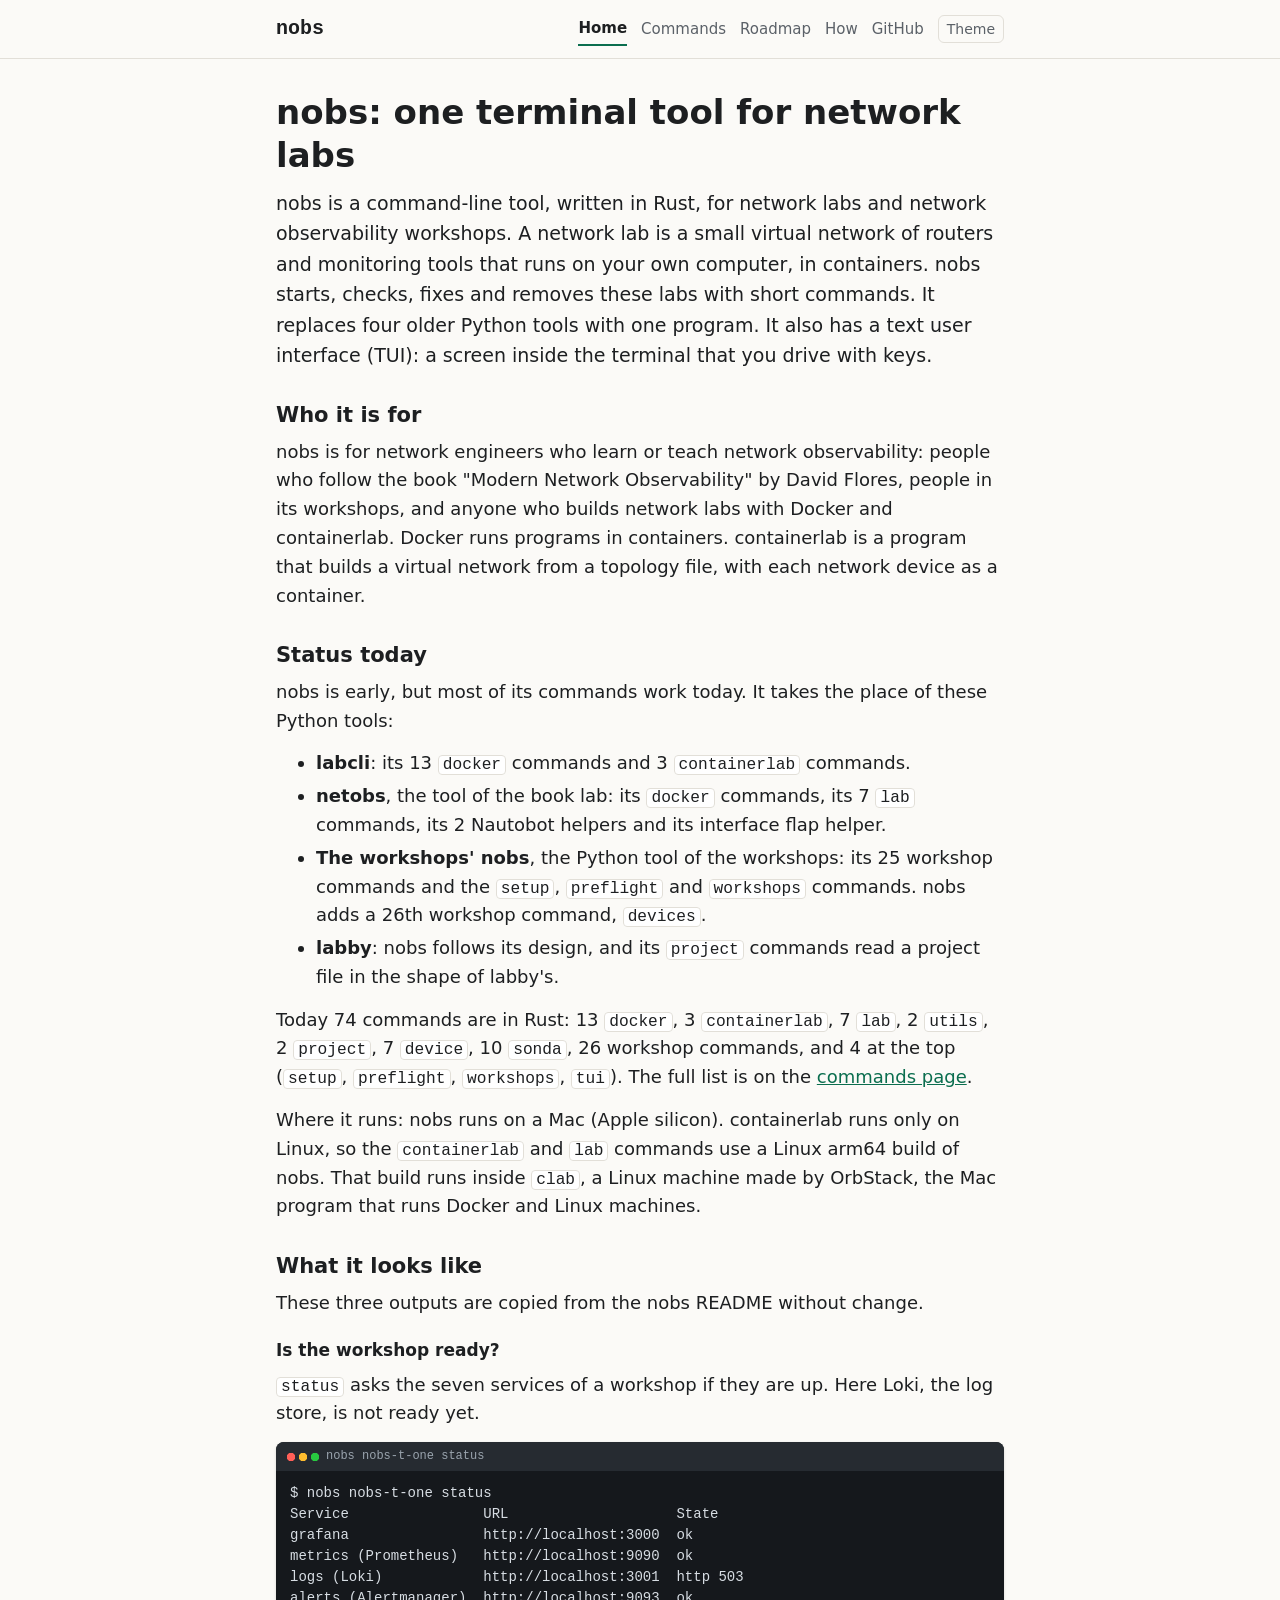
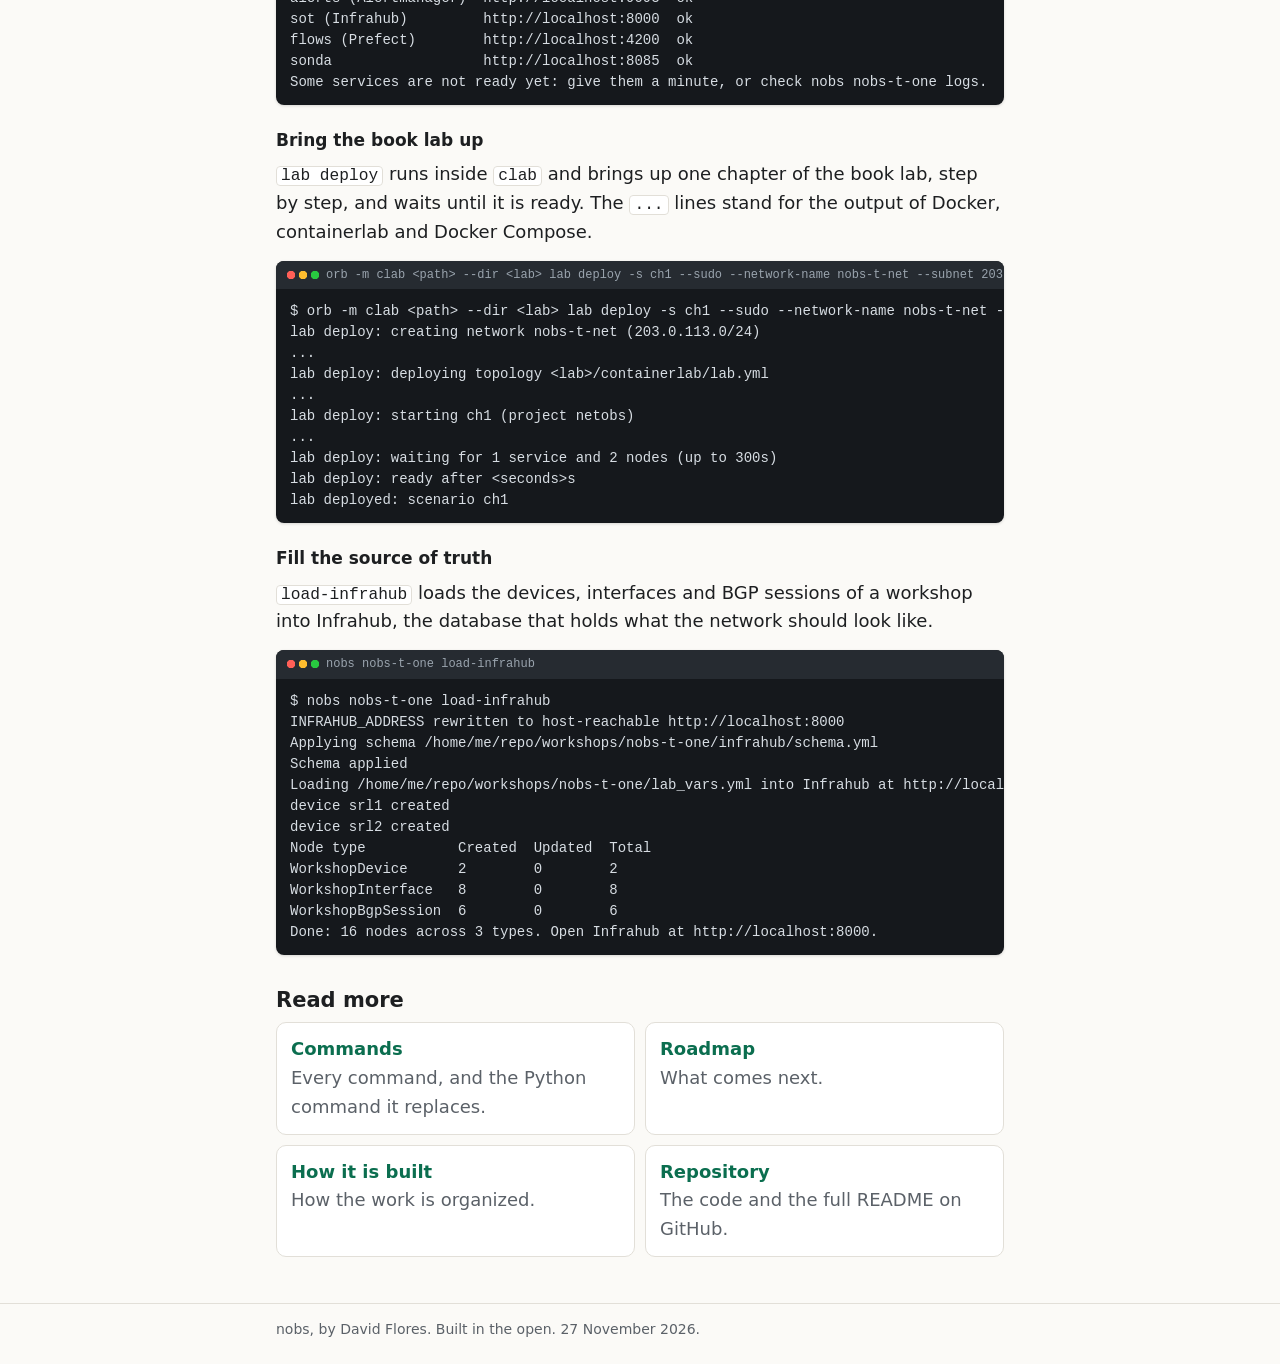
<file: docs/index.html>
<!doctype html>
<html lang="en">
<head>
<meta charset="utf-8">
<meta name="viewport" content="width=device-width, initial-scale=1">
<title>nobs</title>
<meta name="description" content="nobs, a Rust command-line and terminal tool for network labs and observability workshops.">
<link rel="stylesheet" href="site.css">
<script>try{var t=localStorage.getItem("theme");if(t)document.documentElement.dataset.theme=t;}catch(e){}</script>
</head>
<body>
<header class="site"><div class="wrap">
<a class="brand" href="index.html">nobs</a>
<nav><a href="index.html" aria-current="page">Home</a><a href="commands.html">Commands</a><a href="roadmap.html">Roadmap</a><a href="how.html">How</a><a href="https://github.com/davidban77/nobs">GitHub</a><button id="theme" type="button" aria-label="Change the theme">Theme</button></nav>
</div></header>
<main><div class="wrap">
<h1>nobs: one terminal tool for network labs</h1>
<p class="lead">nobs is a command-line tool, written in Rust, for network labs and network observability workshops. A network lab is a small virtual network of routers and monitoring tools that runs on your own computer, in containers. nobs starts, checks, fixes and removes these labs with short commands. It replaces four older Python tools with one program. It also has a text user interface (TUI): a screen inside the terminal that you drive with keys.</p>

<h2>Who it is for</h2>
<p>nobs is for network engineers who learn or teach network observability: people who follow the book "Modern Network Observability" by David Flores, people in its workshops, and anyone who builds network labs with Docker and containerlab. Docker runs programs in containers. containerlab is a program that builds a virtual network from a topology file, with each network device as a container.</p>

<h2>Status today</h2>
<p>nobs is early, but most of its commands work today. It takes the place of these Python tools:</p>
<ul>
<li><strong>labcli</strong>: its 13 <code>docker</code> commands and 3 <code>containerlab</code> commands.</li>
<li><strong>netobs</strong>, the tool of the book lab: its <code>docker</code> commands, its 7 <code>lab</code> commands, its 2 Nautobot helpers and its interface flap helper.</li>
<li><strong>The workshops' nobs</strong>, the Python tool of the workshops: its 25 workshop commands and the <code>setup</code>, <code>preflight</code> and <code>workshops</code> commands. nobs adds a 26th workshop command, <code>devices</code>.</li>
<li><strong>labby</strong>: nobs follows its design, and its <code>project</code> commands read a project file in the shape of labby's.</li>
</ul>
<p>Today 74 commands are in Rust: 13 <code>docker</code>, 3 <code>containerlab</code>, 7 <code>lab</code>, 2 <code>utils</code>, 2 <code>project</code>, 7 <code>device</code>, 10 <code>sonda</code>, 26 workshop commands, and 4 at the top (<code>setup</code>, <code>preflight</code>, <code>workshops</code>, <code>tui</code>). The full list is on the <a href="commands.html">commands page</a>.</p>
<p>Where it runs: nobs runs on a Mac (Apple silicon). containerlab runs only on Linux, so the <code>containerlab</code> and <code>lab</code> commands use a Linux arm64 build of nobs. That build runs inside <code>clab</code>, a Linux machine made by OrbStack, the Mac program that runs Docker and Linux machines.</p>

<h2>What it looks like</h2>
<p>These three outputs are copied from the nobs README without change.</p>
<h3>Is the workshop ready?</h3>
<p><code>status</code> asks the seven services of a workshop if they are up. Here Loki, the log store, is not ready yet.</p>
<div class="term"><div class="bar">nobs nobs-t-one status</div><pre>$ nobs nobs-t-one status
Service                URL                    State
grafana                http://localhost:3000  ok
metrics (Prometheus)   http://localhost:9090  ok
logs (Loki)            http://localhost:3001  http 503
alerts (Alertmanager)  http://localhost:9093  ok
sot (Infrahub)         http://localhost:8000  ok
flows (Prefect)        http://localhost:4200  ok
sonda                  http://localhost:8085  ok
Some services are not ready yet: give them a minute, or check nobs nobs-t-one logs.</pre></div>
<h3>Bring the book lab up</h3>
<p><code>lab deploy</code> runs inside <code>clab</code> and brings up one chapter of the book lab, step by step, and waits until it is ready. The <code>...</code> lines stand for the output of Docker, containerlab and Docker Compose.</p>
<div class="term"><div class="bar">orb -m clab &lt;path&gt; --dir &lt;lab&gt; lab deploy -s ch1 --sudo --network-name nobs-t-net --subnet 203.0.113.0/24</div><pre>$ orb -m clab &lt;path&gt; --dir &lt;lab&gt; lab deploy -s ch1 --sudo --network-name nobs-t-net --subnet 203.0.113.0/24
lab deploy: creating network nobs-t-net (203.0.113.0/24)
...
lab deploy: deploying topology &lt;lab&gt;/containerlab/lab.yml
...
lab deploy: starting ch1 (project netobs)
...
lab deploy: waiting for 1 service and 2 nodes (up to 300s)
lab deploy: ready after &lt;seconds&gt;s
lab deployed: scenario ch1</pre></div>
<h3>Fill the source of truth</h3>
<p><code>load-infrahub</code> loads the devices, interfaces and BGP sessions of a workshop into Infrahub, the database that holds what the network should look like.</p>
<div class="term"><div class="bar">nobs nobs-t-one load-infrahub</div><pre>$ nobs nobs-t-one load-infrahub
INFRAHUB_ADDRESS rewritten to host-reachable http://localhost:8000
Applying schema /home/me/repo/workshops/nobs-t-one/infrahub/schema.yml
Schema applied
Loading /home/me/repo/workshops/nobs-t-one/lab_vars.yml into Infrahub at http://localhost:8000
device srl1 created
device srl2 created
Node type           Created  Updated  Total
WorkshopDevice      2        0        2
WorkshopInterface   8        0        8
WorkshopBgpSession  6        0        6
Done: 16 nodes across 3 types. Open Infrahub at http://localhost:8000.</pre></div>

<h2>Read more</h2>
<div class="links">
<a href="commands.html"><strong>Commands</strong><br><span class="muted">Every command, and the Python command it replaces.</span></a>
<a href="roadmap.html"><strong>Roadmap</strong><br><span class="muted">What comes next.</span></a>
<a href="how.html"><strong>How it is built</strong><br><span class="muted">How the work is organized.</span></a>
<a href="https://github.com/davidban77/nobs"><strong>Repository</strong><br><span class="muted">The code and the full README on GitHub.</span></a>
</div>

</div></main>
<footer class="site"><div class="wrap">nobs, by David Flores. Built in the open. 27 November 2026.</div></footer>
<script>
document.getElementById("theme").addEventListener("click",function(){var r=document.documentElement,d=r.dataset.theme||(matchMedia("(prefers-color-scheme: dark)").matches?"dark":"light"),n=d==="dark"?"light":"dark";r.dataset.theme=n;try{localStorage.setItem("theme",n);}catch(e){}});
</script>
</body>
</html>
</file>
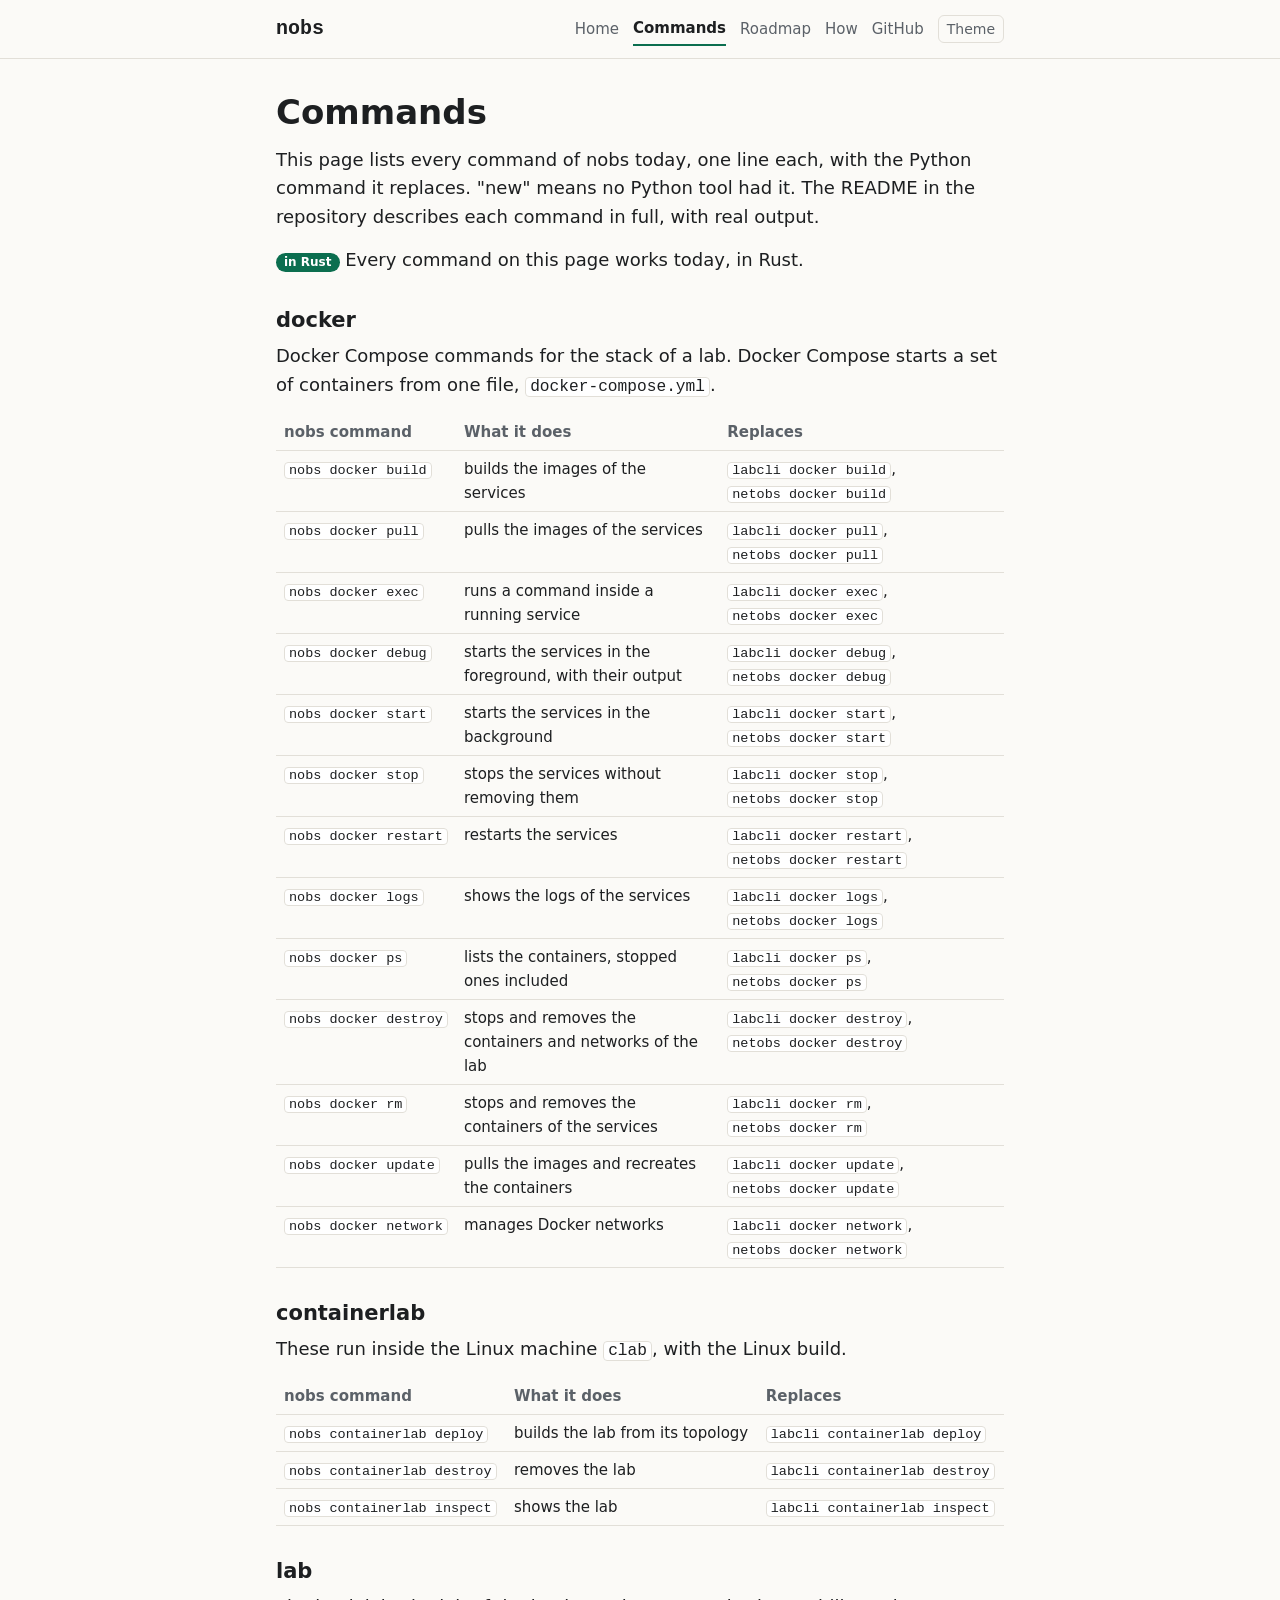
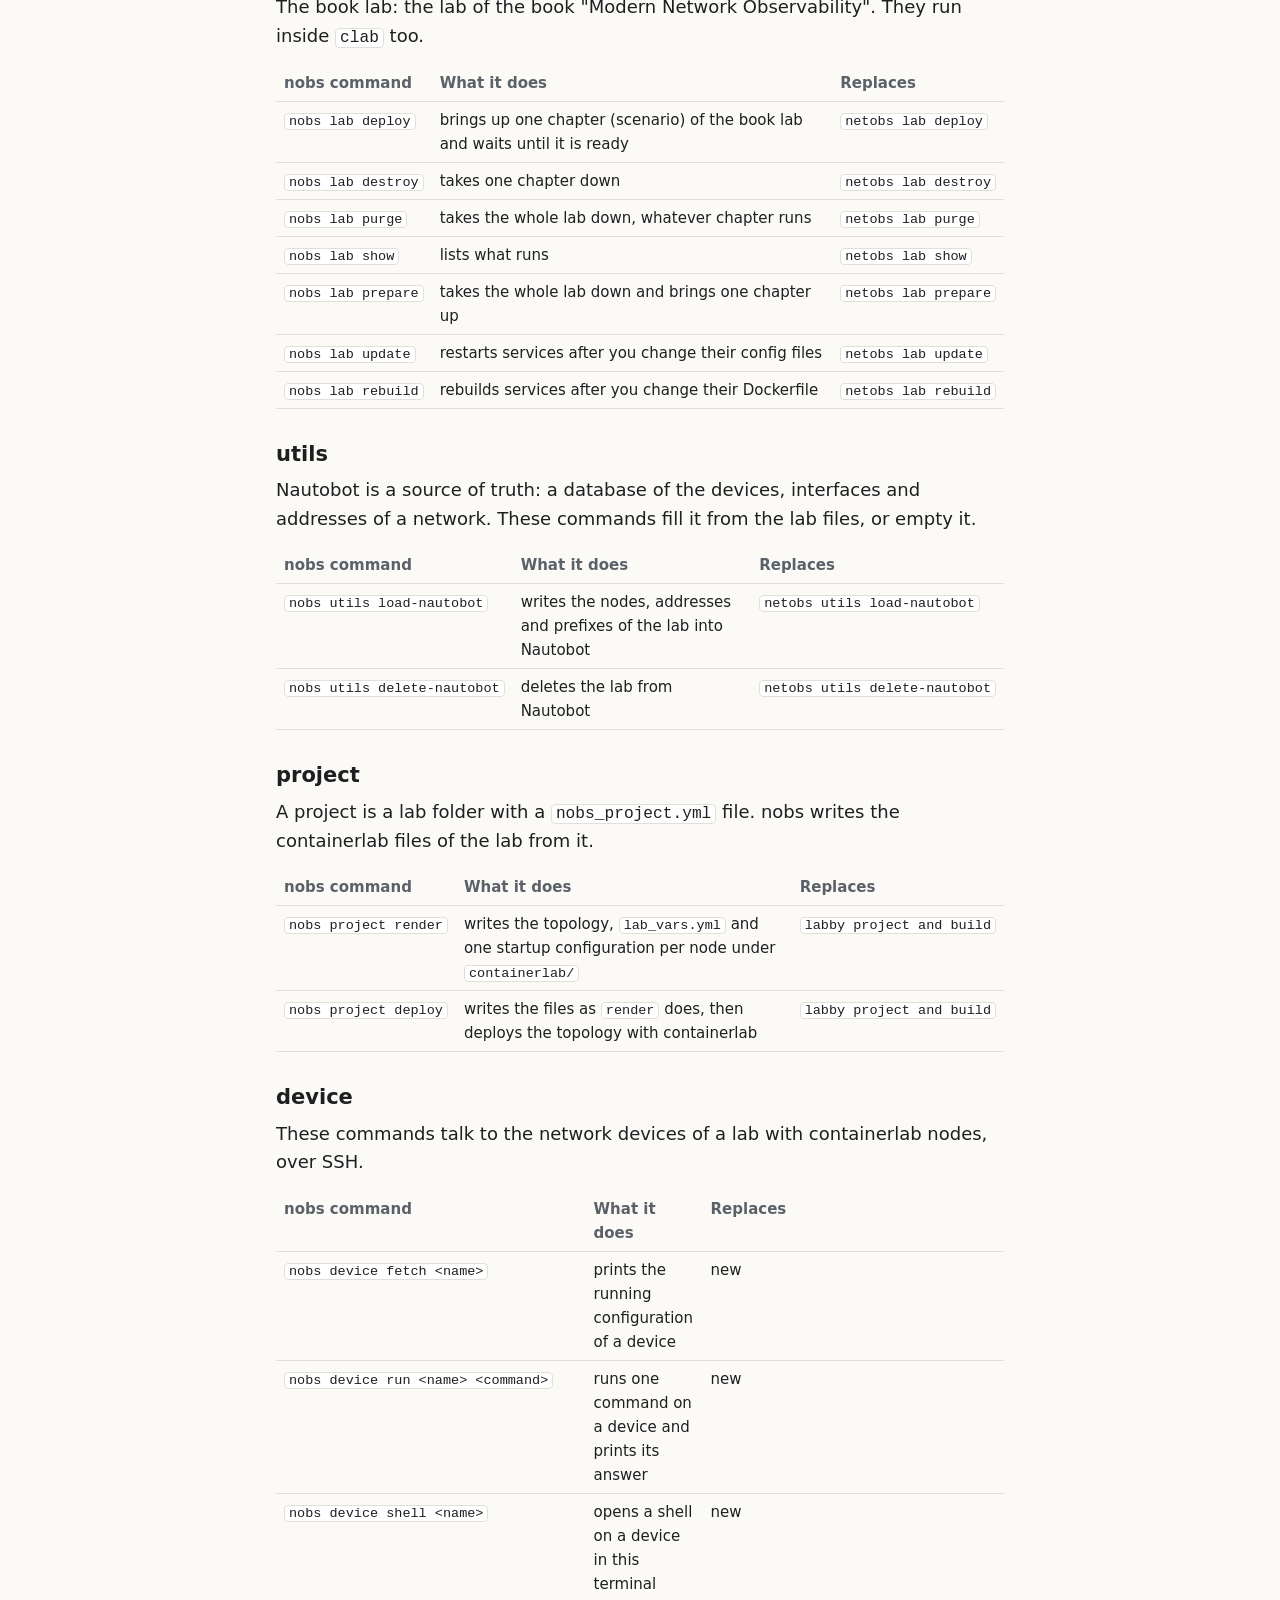
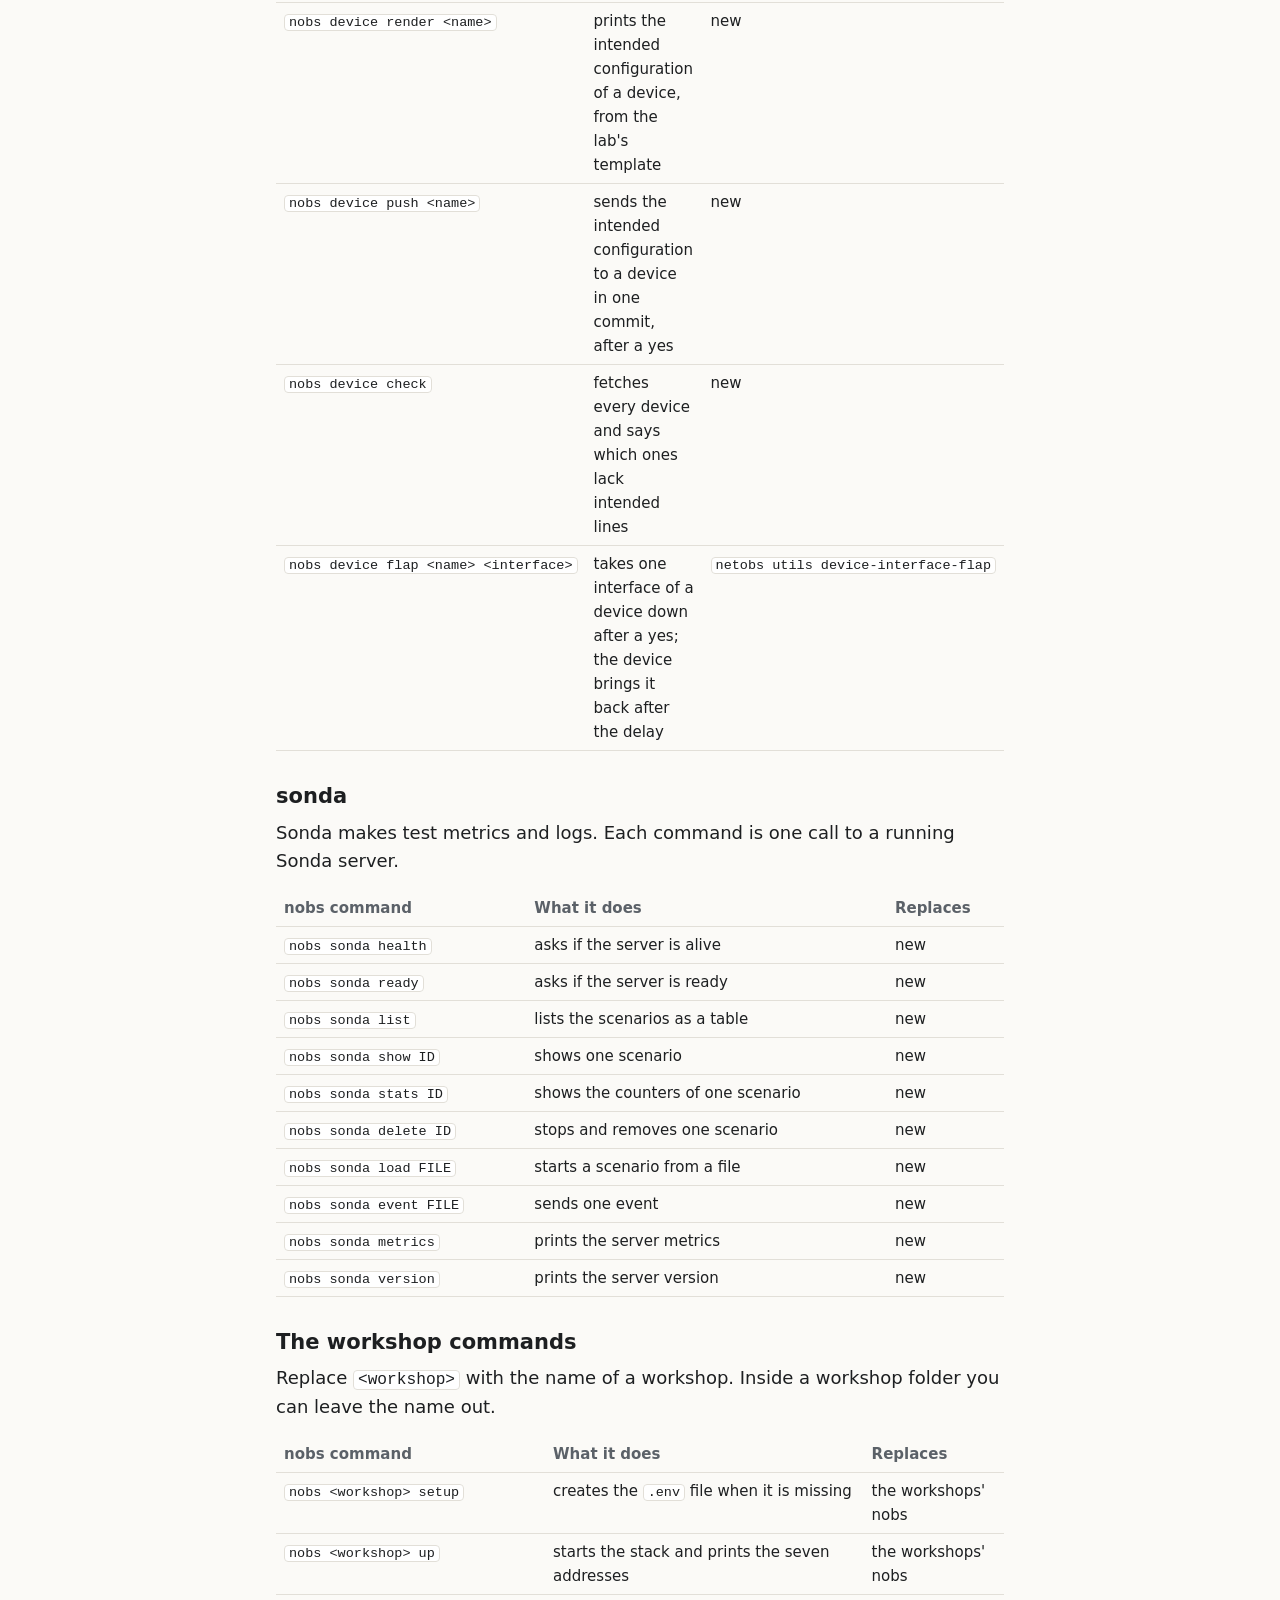
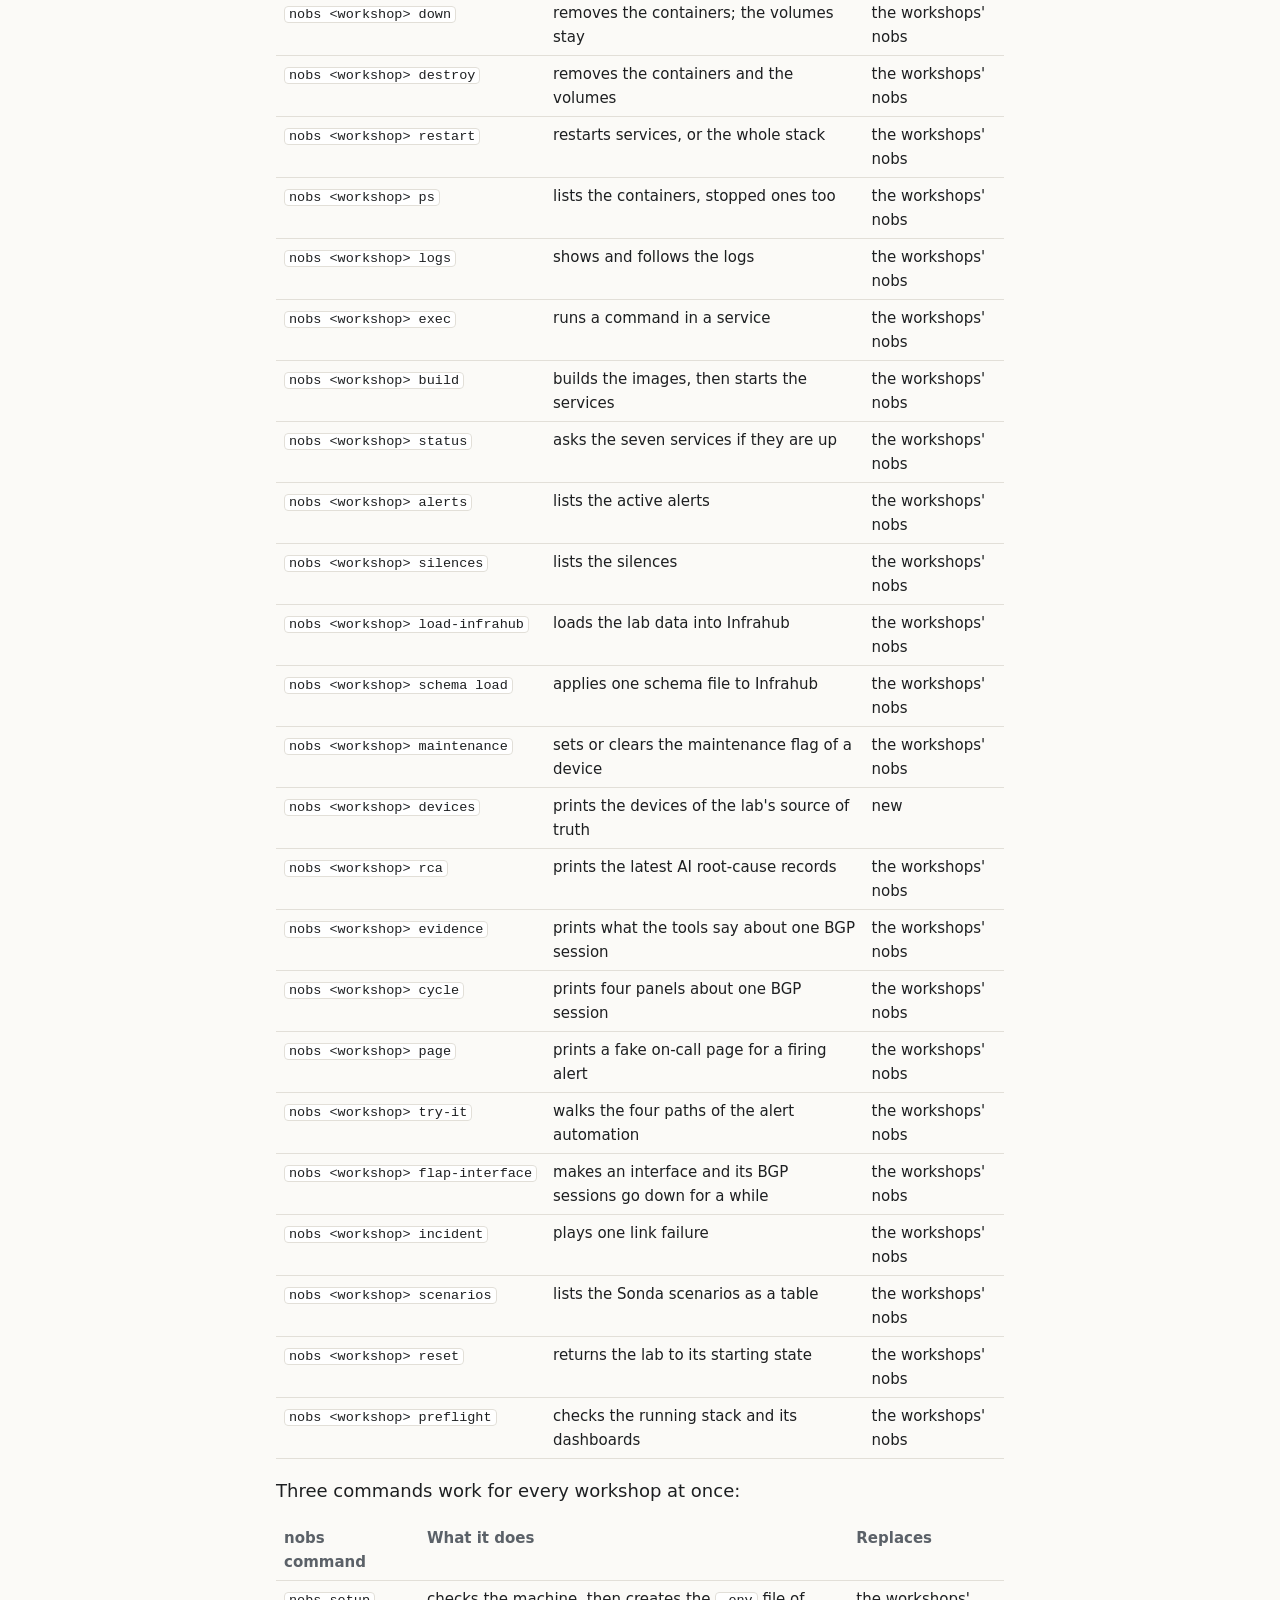
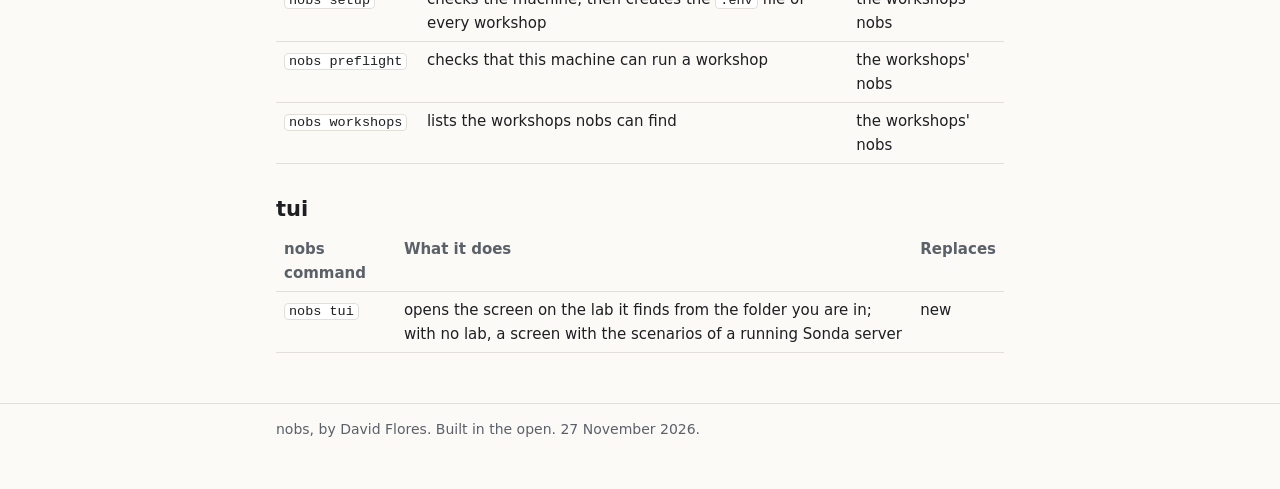
<file: docs/commands.html>
<!doctype html>
<html lang="en">
<head>
<meta charset="utf-8">
<meta name="viewport" content="width=device-width, initial-scale=1">
<title>nobs commands</title>
<meta name="description" content="Every command of nobs today, and the Python command it replaces.">
<link rel="stylesheet" href="site.css">
<script>try{var t=localStorage.getItem("theme");if(t)document.documentElement.dataset.theme=t;}catch(e){}</script>
</head>
<body>
<header class="site"><div class="wrap">
<a class="brand" href="index.html">nobs</a>
<nav><a href="index.html">Home</a><a href="commands.html" aria-current="page">Commands</a><a href="roadmap.html">Roadmap</a><a href="how.html">How</a><a href="https://github.com/davidban77/nobs">GitHub</a><button id="theme" type="button" aria-label="Change the theme">Theme</button></nav>
</div></header>
<main><div class="wrap">
<h1>Commands</h1>
<p>This page lists every command of nobs today, one line each, with the Python command it replaces. "new" means no Python tool had it. The README in the repository describes each command in full, with real output.</p>
<p><span class="tag">in Rust</span> Every command on this page works today, in Rust.</p>

<h2>docker</h2>
<p>Docker Compose commands for the stack of a lab. Docker Compose starts a set of containers from one file, <code>docker-compose.yml</code>.</p>
<div class="tablewrap"><table class="stack"><thead><tr><th>nobs command</th><th>What it does</th><th>Replaces</th></tr></thead><tbody><tr><td><code>nobs docker build</code></td><td>builds the images of the services</td><td data-label="Replaces"><code>labcli docker build</code>, <code>netobs docker build</code></td></tr><tr><td><code>nobs docker pull</code></td><td>pulls the images of the services</td><td data-label="Replaces"><code>labcli docker pull</code>, <code>netobs docker pull</code></td></tr><tr><td><code>nobs docker exec</code></td><td>runs a command inside a running service</td><td data-label="Replaces"><code>labcli docker exec</code>, <code>netobs docker exec</code></td></tr><tr><td><code>nobs docker debug</code></td><td>starts the services in the foreground, with their output</td><td data-label="Replaces"><code>labcli docker debug</code>, <code>netobs docker debug</code></td></tr><tr><td><code>nobs docker start</code></td><td>starts the services in the background</td><td data-label="Replaces"><code>labcli docker start</code>, <code>netobs docker start</code></td></tr><tr><td><code>nobs docker stop</code></td><td>stops the services without removing them</td><td data-label="Replaces"><code>labcli docker stop</code>, <code>netobs docker stop</code></td></tr><tr><td><code>nobs docker restart</code></td><td>restarts the services</td><td data-label="Replaces"><code>labcli docker restart</code>, <code>netobs docker restart</code></td></tr><tr><td><code>nobs docker logs</code></td><td>shows the logs of the services</td><td data-label="Replaces"><code>labcli docker logs</code>, <code>netobs docker logs</code></td></tr><tr><td><code>nobs docker ps</code></td><td>lists the containers, stopped ones included</td><td data-label="Replaces"><code>labcli docker ps</code>, <code>netobs docker ps</code></td></tr><tr><td><code>nobs docker destroy</code></td><td>stops and removes the containers and networks of the lab</td><td data-label="Replaces"><code>labcli docker destroy</code>, <code>netobs docker destroy</code></td></tr><tr><td><code>nobs docker rm</code></td><td>stops and removes the containers of the services</td><td data-label="Replaces"><code>labcli docker rm</code>, <code>netobs docker rm</code></td></tr><tr><td><code>nobs docker update</code></td><td>pulls the images and recreates the containers</td><td data-label="Replaces"><code>labcli docker update</code>, <code>netobs docker update</code></td></tr><tr><td><code>nobs docker network</code></td><td>manages Docker networks</td><td data-label="Replaces"><code>labcli docker network</code>, <code>netobs docker network</code></td></tr></tbody></table></div>

<h2>containerlab</h2>
<p>These run inside the Linux machine <code>clab</code>, with the Linux build.</p>
<div class="tablewrap"><table class="stack"><thead><tr><th>nobs command</th><th>What it does</th><th>Replaces</th></tr></thead><tbody><tr><td><code>nobs containerlab deploy</code></td><td>builds the lab from its topology</td><td data-label="Replaces"><code>labcli containerlab deploy</code></td></tr><tr><td><code>nobs containerlab destroy</code></td><td>removes the lab</td><td data-label="Replaces"><code>labcli containerlab destroy</code></td></tr><tr><td><code>nobs containerlab inspect</code></td><td>shows the lab</td><td data-label="Replaces"><code>labcli containerlab inspect</code></td></tr></tbody></table></div>

<h2>lab</h2>
<p>The book lab: the lab of the book "Modern Network Observability". They run inside <code>clab</code> too.</p>
<div class="tablewrap"><table class="stack"><thead><tr><th>nobs command</th><th>What it does</th><th>Replaces</th></tr></thead><tbody><tr><td><code>nobs lab deploy</code></td><td>brings up one chapter (scenario) of the book lab and waits until it is ready</td><td data-label="Replaces"><code>netobs lab deploy</code></td></tr><tr><td><code>nobs lab destroy</code></td><td>takes one chapter down</td><td data-label="Replaces"><code>netobs lab destroy</code></td></tr><tr><td><code>nobs lab purge</code></td><td>takes the whole lab down, whatever chapter runs</td><td data-label="Replaces"><code>netobs lab purge</code></td></tr><tr><td><code>nobs lab show</code></td><td>lists what runs</td><td data-label="Replaces"><code>netobs lab show</code></td></tr><tr><td><code>nobs lab prepare</code></td><td>takes the whole lab down and brings one chapter up</td><td data-label="Replaces"><code>netobs lab prepare</code></td></tr><tr><td><code>nobs lab update</code></td><td>restarts services after you change their config files</td><td data-label="Replaces"><code>netobs lab update</code></td></tr><tr><td><code>nobs lab rebuild</code></td><td>rebuilds services after you change their Dockerfile</td><td data-label="Replaces"><code>netobs lab rebuild</code></td></tr></tbody></table></div>

<h2>utils</h2>
<p>Nautobot is a source of truth: a database of the devices, interfaces and addresses of a network. These commands fill it from the lab files, or empty it.</p>
<div class="tablewrap"><table class="stack"><thead><tr><th>nobs command</th><th>What it does</th><th>Replaces</th></tr></thead><tbody><tr><td><code>nobs utils load-nautobot</code></td><td>writes the nodes, addresses and prefixes of the lab into Nautobot</td><td data-label="Replaces"><code>netobs utils load-nautobot</code></td></tr><tr><td><code>nobs utils delete-nautobot</code></td><td>deletes the lab from Nautobot</td><td data-label="Replaces"><code>netobs utils delete-nautobot</code></td></tr></tbody></table></div>

<h2>project</h2>
<p>A project is a lab folder with a <code>nobs_project.yml</code> file. nobs writes the containerlab files of the lab from it.</p>
<div class="tablewrap"><table class="stack"><thead><tr><th>nobs command</th><th>What it does</th><th>Replaces</th></tr></thead><tbody><tr><td><code>nobs project render</code></td><td>writes the topology, <code>lab_vars.yml</code> and one startup configuration per node under <code>containerlab/</code></td><td data-label="Replaces"><code>labby project and build</code></td></tr><tr><td><code>nobs project deploy</code></td><td>writes the files as <code>render</code> does, then deploys the topology with containerlab</td><td data-label="Replaces"><code>labby project and build</code></td></tr></tbody></table></div>

<h2>device</h2>
<p>These commands talk to the network devices of a lab with containerlab nodes, over SSH.</p>
<div class="tablewrap"><table class="stack"><thead><tr><th>nobs command</th><th>What it does</th><th>Replaces</th></tr></thead><tbody><tr><td><code>nobs device fetch &lt;name&gt;</code></td><td>prints the running configuration of a device</td><td data-label="Replaces">new</td></tr><tr><td><code>nobs device run &lt;name&gt; &lt;command&gt;</code></td><td>runs one command on a device and prints its answer</td><td data-label="Replaces">new</td></tr><tr><td><code>nobs device shell &lt;name&gt;</code></td><td>opens a shell on a device in this terminal</td><td data-label="Replaces">new</td></tr><tr><td><code>nobs device render &lt;name&gt;</code></td><td>prints the intended configuration of a device, from the lab's template</td><td data-label="Replaces">new</td></tr><tr><td><code>nobs device push &lt;name&gt;</code></td><td>sends the intended configuration to a device in one commit, after a yes</td><td data-label="Replaces">new</td></tr><tr><td><code>nobs device check</code></td><td>fetches every device and says which ones lack intended lines</td><td data-label="Replaces">new</td></tr><tr><td><code>nobs device flap &lt;name&gt; &lt;interface&gt;</code></td><td>takes one interface of a device down after a yes; the device brings it back after the delay</td><td data-label="Replaces"><code>netobs utils device-interface-flap</code></td></tr></tbody></table></div>

<h2>sonda</h2>
<p>Sonda makes test metrics and logs. Each command is one call to a running Sonda server.</p>
<div class="tablewrap"><table class="stack"><thead><tr><th>nobs command</th><th>What it does</th><th>Replaces</th></tr></thead><tbody><tr><td><code>nobs sonda health</code></td><td>asks if the server is alive</td><td data-label="Replaces">new</td></tr><tr><td><code>nobs sonda ready</code></td><td>asks if the server is ready</td><td data-label="Replaces">new</td></tr><tr><td><code>nobs sonda list</code></td><td>lists the scenarios as a table</td><td data-label="Replaces">new</td></tr><tr><td><code>nobs sonda show ID</code></td><td>shows one scenario</td><td data-label="Replaces">new</td></tr><tr><td><code>nobs sonda stats ID</code></td><td>shows the counters of one scenario</td><td data-label="Replaces">new</td></tr><tr><td><code>nobs sonda delete ID</code></td><td>stops and removes one scenario</td><td data-label="Replaces">new</td></tr><tr><td><code>nobs sonda load FILE</code></td><td>starts a scenario from a file</td><td data-label="Replaces">new</td></tr><tr><td><code>nobs sonda event FILE</code></td><td>sends one event</td><td data-label="Replaces">new</td></tr><tr><td><code>nobs sonda metrics</code></td><td>prints the server metrics</td><td data-label="Replaces">new</td></tr><tr><td><code>nobs sonda version</code></td><td>prints the server version</td><td data-label="Replaces">new</td></tr></tbody></table></div>

<h2>The workshop commands</h2>
<p>Replace <code>&lt;workshop&gt;</code> with the name of a workshop. Inside a workshop folder you can leave the name out.</p>
<div class="tablewrap"><table class="stack"><thead><tr><th>nobs command</th><th>What it does</th><th>Replaces</th></tr></thead><tbody><tr><td><code>nobs &lt;workshop&gt; setup</code></td><td>creates the <code>.env</code> file when it is missing</td><td data-label="Replaces">the workshops' nobs</td></tr><tr><td><code>nobs &lt;workshop&gt; up</code></td><td>starts the stack and prints the seven addresses</td><td data-label="Replaces">the workshops' nobs</td></tr><tr><td><code>nobs &lt;workshop&gt; down</code></td><td>removes the containers; the volumes stay</td><td data-label="Replaces">the workshops' nobs</td></tr><tr><td><code>nobs &lt;workshop&gt; destroy</code></td><td>removes the containers and the volumes</td><td data-label="Replaces">the workshops' nobs</td></tr><tr><td><code>nobs &lt;workshop&gt; restart</code></td><td>restarts services, or the whole stack</td><td data-label="Replaces">the workshops' nobs</td></tr><tr><td><code>nobs &lt;workshop&gt; ps</code></td><td>lists the containers, stopped ones too</td><td data-label="Replaces">the workshops' nobs</td></tr><tr><td><code>nobs &lt;workshop&gt; logs</code></td><td>shows and follows the logs</td><td data-label="Replaces">the workshops' nobs</td></tr><tr><td><code>nobs &lt;workshop&gt; exec</code></td><td>runs a command in a service</td><td data-label="Replaces">the workshops' nobs</td></tr><tr><td><code>nobs &lt;workshop&gt; build</code></td><td>builds the images, then starts the services</td><td data-label="Replaces">the workshops' nobs</td></tr><tr><td><code>nobs &lt;workshop&gt; status</code></td><td>asks the seven services if they are up</td><td data-label="Replaces">the workshops' nobs</td></tr><tr><td><code>nobs &lt;workshop&gt; alerts</code></td><td>lists the active alerts</td><td data-label="Replaces">the workshops' nobs</td></tr><tr><td><code>nobs &lt;workshop&gt; silences</code></td><td>lists the silences</td><td data-label="Replaces">the workshops' nobs</td></tr><tr><td><code>nobs &lt;workshop&gt; load-infrahub</code></td><td>loads the lab data into Infrahub</td><td data-label="Replaces">the workshops' nobs</td></tr><tr><td><code>nobs &lt;workshop&gt; schema load</code></td><td>applies one schema file to Infrahub</td><td data-label="Replaces">the workshops' nobs</td></tr><tr><td><code>nobs &lt;workshop&gt; maintenance</code></td><td>sets or clears the maintenance flag of a device</td><td data-label="Replaces">the workshops' nobs</td></tr><tr><td><code>nobs &lt;workshop&gt; devices</code></td><td>prints the devices of the lab's source of truth</td><td data-label="Replaces">new</td></tr><tr><td><code>nobs &lt;workshop&gt; rca</code></td><td>prints the latest AI root-cause records</td><td data-label="Replaces">the workshops' nobs</td></tr><tr><td><code>nobs &lt;workshop&gt; evidence</code></td><td>prints what the tools say about one BGP session</td><td data-label="Replaces">the workshops' nobs</td></tr><tr><td><code>nobs &lt;workshop&gt; cycle</code></td><td>prints four panels about one BGP session</td><td data-label="Replaces">the workshops' nobs</td></tr><tr><td><code>nobs &lt;workshop&gt; page</code></td><td>prints a fake on-call page for a firing alert</td><td data-label="Replaces">the workshops' nobs</td></tr><tr><td><code>nobs &lt;workshop&gt; try-it</code></td><td>walks the four paths of the alert automation</td><td data-label="Replaces">the workshops' nobs</td></tr><tr><td><code>nobs &lt;workshop&gt; flap-interface</code></td><td>makes an interface and its BGP sessions go down for a while</td><td data-label="Replaces">the workshops' nobs</td></tr><tr><td><code>nobs &lt;workshop&gt; incident</code></td><td>plays one link failure</td><td data-label="Replaces">the workshops' nobs</td></tr><tr><td><code>nobs &lt;workshop&gt; scenarios</code></td><td>lists the Sonda scenarios as a table</td><td data-label="Replaces">the workshops' nobs</td></tr><tr><td><code>nobs &lt;workshop&gt; reset</code></td><td>returns the lab to its starting state</td><td data-label="Replaces">the workshops' nobs</td></tr><tr><td><code>nobs &lt;workshop&gt; preflight</code></td><td>checks the running stack and its dashboards</td><td data-label="Replaces">the workshops' nobs</td></tr></tbody></table></div>
<p>Three commands work for every workshop at once:</p>
<div class="tablewrap"><table class="stack"><thead><tr><th>nobs command</th><th>What it does</th><th>Replaces</th></tr></thead><tbody><tr><td><code>nobs setup</code></td><td>checks the machine, then creates the <code>.env</code> file of every workshop</td><td data-label="Replaces">the workshops' nobs</td></tr><tr><td><code>nobs preflight</code></td><td>checks that this machine can run a workshop</td><td data-label="Replaces">the workshops' nobs</td></tr><tr><td><code>nobs workshops</code></td><td>lists the workshops nobs can find</td><td data-label="Replaces">the workshops' nobs</td></tr></tbody></table></div>

<h2>tui</h2>
<div class="tablewrap"><table class="stack"><thead><tr><th>nobs command</th><th>What it does</th><th>Replaces</th></tr></thead><tbody><tr><td><code>nobs tui</code></td><td>opens the screen on the lab it finds from the folder you are in; with no lab, a screen with the scenarios of a running Sonda server</td><td data-label="Replaces">new</td></tr></tbody></table></div>

</div></main>
<footer class="site"><div class="wrap">nobs, by David Flores. Built in the open. 27 November 2026.</div></footer>
<script>
document.getElementById("theme").addEventListener("click",function(){var r=document.documentElement,d=r.dataset.theme||(matchMedia("(prefers-color-scheme: dark)").matches?"dark":"light"),n=d==="dark"?"light":"dark";r.dataset.theme=n;try{localStorage.setItem("theme",n);}catch(e){}});
</script>
</body>
</html>
</file>
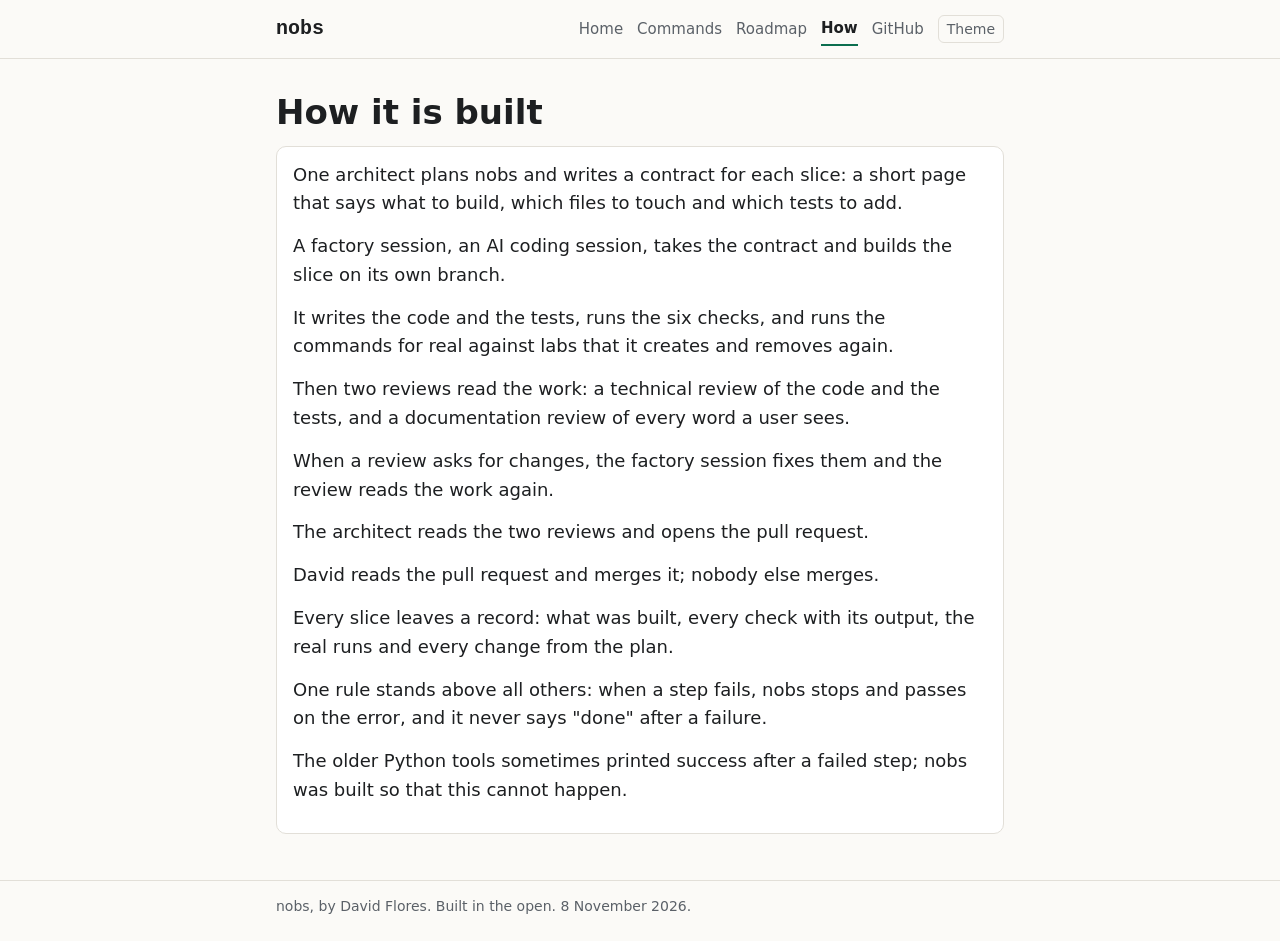
<file: docs/how.html>
<!doctype html>
<html lang="en">
<head>
<meta charset="utf-8">
<meta name="viewport" content="width=device-width, initial-scale=1">
<title>How nobs is built</title>
<meta name="description" content="How the work on nobs is organized.">
<link rel="stylesheet" href="site.css">
<script>try{var t=localStorage.getItem("theme");if(t)document.documentElement.dataset.theme=t;}catch(e){}</script>
</head>
<body>
<header class="site"><div class="wrap">
<a class="brand" href="index.html">nobs</a>
<nav><a href="index.html">Home</a><a href="commands.html">Commands</a><a href="roadmap.html">Roadmap</a><a href="how.html" aria-current="page">How</a><a href="https://github.com/davidban77/nobs">GitHub</a><button id="theme" type="button" aria-label="Change the theme">Theme</button></nav>
</div></header>
<main><div class="wrap">
<h1>How it is built</h1>
<div class="card">
<p>One architect plans nobs and writes a contract for each slice: a short page that says what to build, which files to touch and which tests to add.</p>
<p>A factory session, an AI coding session, takes the contract and builds the slice on its own branch.</p>
<p>It writes the code and the tests, runs the six checks, and runs the commands for real against labs that it creates and removes again.</p>
<p>Then two reviews read the work: a technical review of the code and the tests, and a documentation review of every word a user sees.</p>
<p>When a review asks for changes, the factory session fixes them and the review reads the work again.</p>
<p>The architect reads the two reviews and opens the pull request.</p>
<p>David reads the pull request and merges it; nobody else merges.</p>
<p>Every slice leaves a record: what was built, every check with its output, the real runs and every change from the plan.</p>
<p>One rule stands above all others: when a step fails, nobs stops and passes on the error, and it never says "done" after a failure.</p>
<p>The older Python tools sometimes printed success after a failed step; nobs was built so that this cannot happen.</p>
</div>

</div></main>
<footer class="site"><div class="wrap">nobs, by David Flores. Built in the open. 8 November 2026.</div></footer>
<script>
document.getElementById("theme").addEventListener("click",function(){var r=document.documentElement,d=r.dataset.theme||(matchMedia("(prefers-color-scheme: dark)").matches?"dark":"light"),n=d==="dark"?"light":"dark";r.dataset.theme=n;try{localStorage.setItem("theme",n);}catch(e){}});
</script>
</body>
</html>
</file>
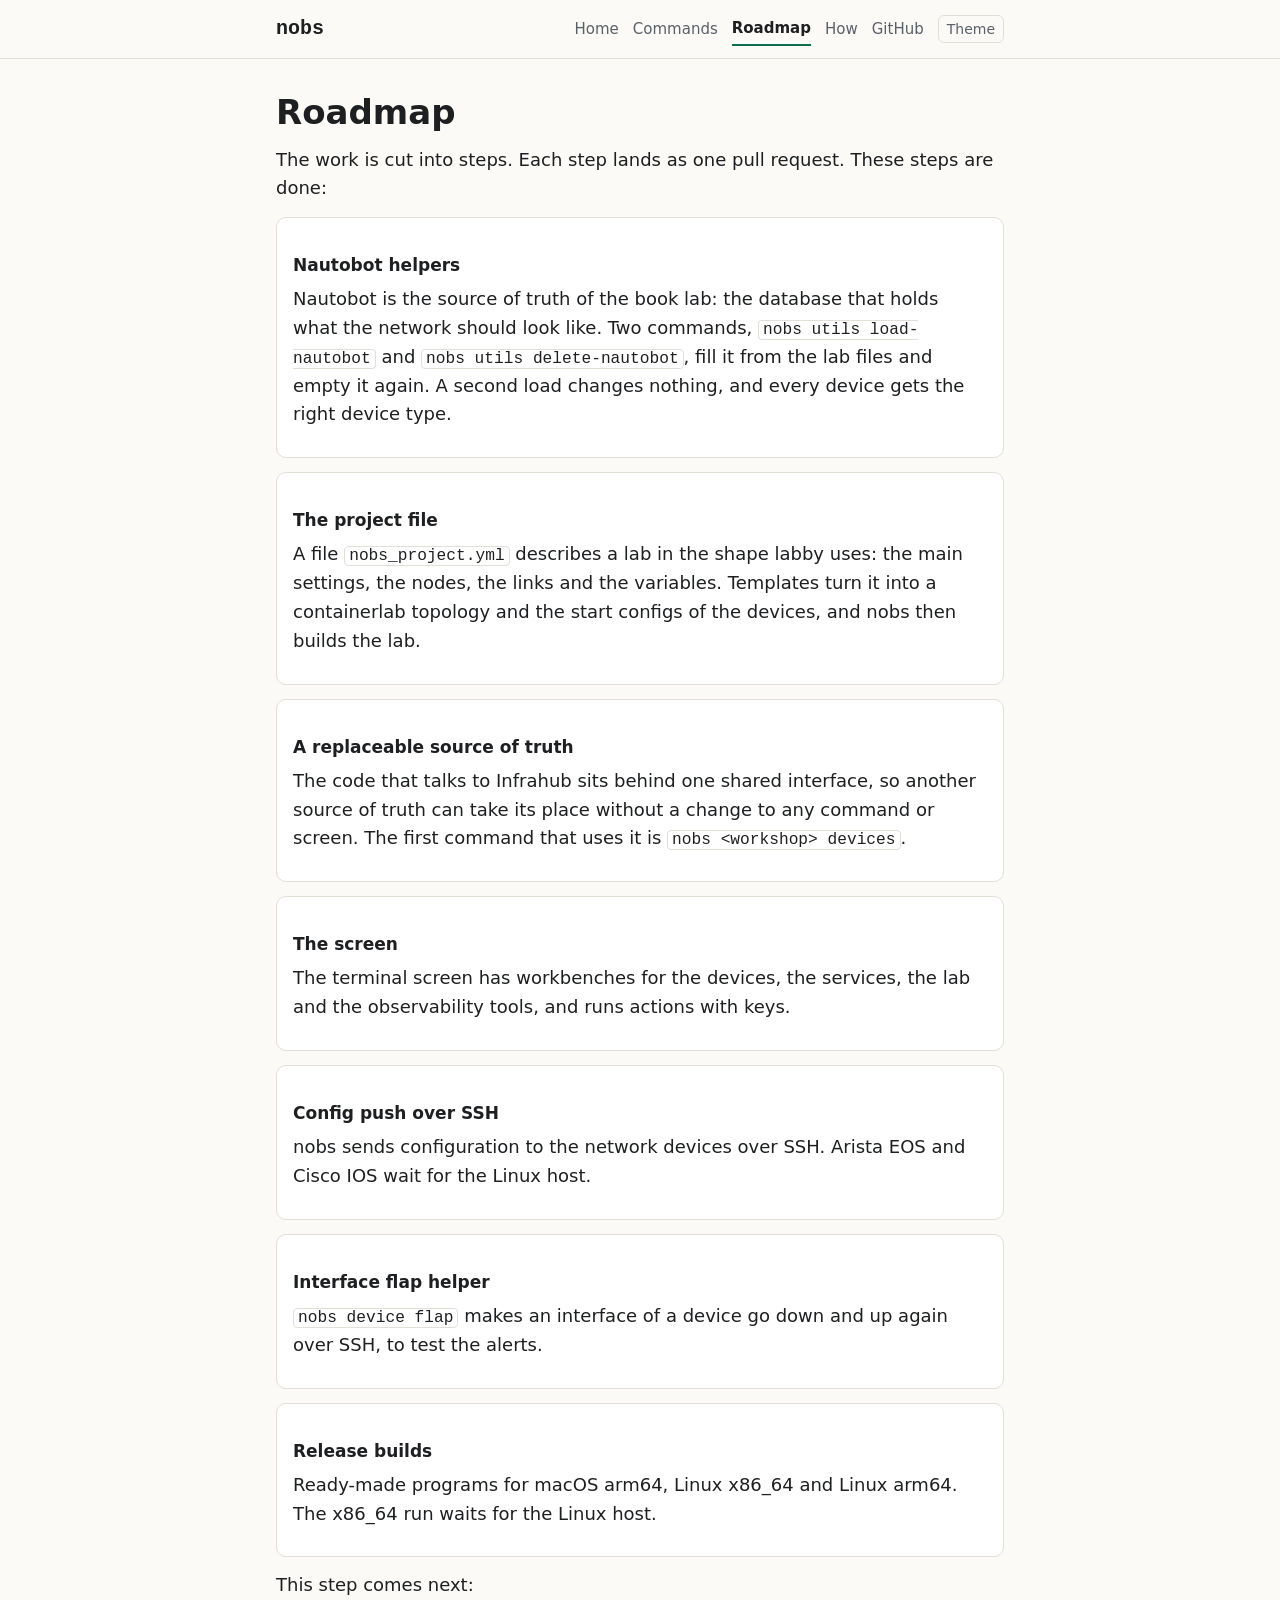
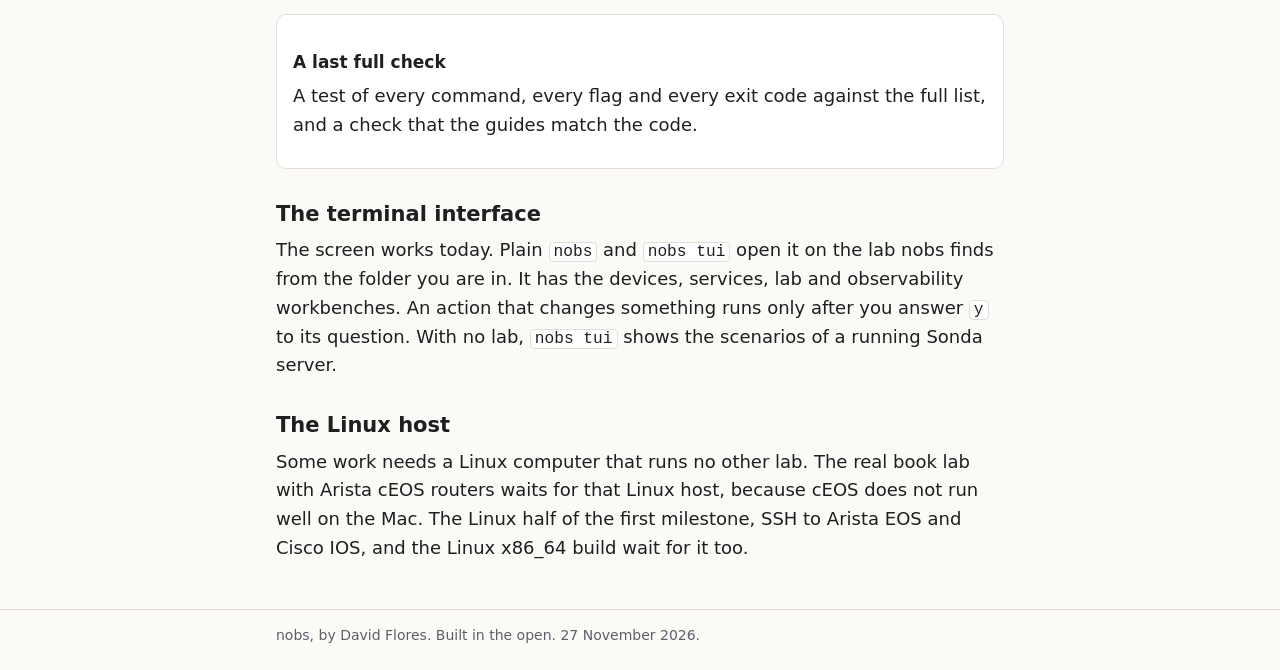
<file: docs/roadmap.html>
<!doctype html>
<html lang="en">
<head>
<meta charset="utf-8">
<meta name="viewport" content="width=device-width, initial-scale=1">
<title>nobs roadmap</title>
<meta name="description" content="What comes next for nobs.">
<link rel="stylesheet" href="site.css">
<script>try{var t=localStorage.getItem("theme");if(t)document.documentElement.dataset.theme=t;}catch(e){}</script>
</head>
<body>
<header class="site"><div class="wrap">
<a class="brand" href="index.html">nobs</a>
<nav><a href="index.html">Home</a><a href="commands.html">Commands</a><a href="roadmap.html" aria-current="page">Roadmap</a><a href="how.html">How</a><a href="https://github.com/davidban77/nobs">GitHub</a><button id="theme" type="button" aria-label="Change the theme">Theme</button></nav>
</div></header>
<main><div class="wrap">
<h1>Roadmap</h1>
<p>The work is cut into steps. Each step lands as one pull request. These steps are done:</p>
<div class="card"><h3>Nautobot helpers</h3><p>Nautobot is the source of truth of the book lab: the database that holds what the network should look like. Two commands, <code>nobs utils load-nautobot</code> and <code>nobs utils delete-nautobot</code>, fill it from the lab files and empty it again. A second load changes nothing, and every device gets the right device type.</p></div><div class="card"><h3>The project file</h3><p>A file <code>nobs_project.yml</code> describes a lab in the shape labby uses: the main settings, the nodes, the links and the variables. Templates turn it into a containerlab topology and the start configs of the devices, and nobs then builds the lab.</p></div><div class="card"><h3>A replaceable source of truth</h3><p>The code that talks to Infrahub sits behind one shared interface, so another source of truth can take its place without a change to any command or screen. The first command that uses it is <code>nobs &lt;workshop&gt; devices</code>.</p></div><div class="card"><h3>The screen</h3><p>The terminal screen has workbenches for the devices, the services, the lab and the observability tools, and runs actions with keys.</p></div><div class="card"><h3>Config push over SSH</h3><p>nobs sends configuration to the network devices over SSH. Arista EOS and Cisco IOS wait for the Linux host.</p></div><div class="card"><h3>Interface flap helper</h3><p><code>nobs device flap</code> makes an interface of a device go down and up again over SSH, to test the alerts.</p></div><div class="card"><h3>Release builds</h3><p>Ready-made programs for macOS arm64, Linux x86_64 and Linux arm64. The x86_64 run waits for the Linux host.</p></div>
<p>This step comes next:</p>
<div class="card"><h3>A last full check</h3><p>A test of every command, every flag and every exit code against the full list, and a check that the guides match the code.</p></div>

<h2>The terminal interface</h2>
<p>The screen works today. Plain <code>nobs</code> and <code>nobs tui</code> open it on the lab nobs finds from the folder you are in. It has the devices, services, lab and observability workbenches. An action that changes something runs only after you answer <code>y</code> to its question. With no lab, <code>nobs tui</code> shows the scenarios of a running Sonda server.</p>

<h2>The Linux host</h2>
<p>Some work needs a Linux computer that runs no other lab. The real book lab with Arista cEOS routers waits for that Linux host, because cEOS does not run well on the Mac. The Linux half of the first milestone, SSH to Arista EOS and Cisco IOS, and the Linux x86_64 build wait for it too.</p>

</div></main>
<footer class="site"><div class="wrap">nobs, by David Flores. Built in the open. 27 November 2026.</div></footer>
<script>
document.getElementById("theme").addEventListener("click",function(){var r=document.documentElement,d=r.dataset.theme||(matchMedia("(prefers-color-scheme: dark)").matches?"dark":"light"),n=d==="dark"?"light":"dark";r.dataset.theme=n;try{localStorage.setItem("theme",n);}catch(e){}});
</script>
</body>
</html>
</file>
<file: docs/site.css>
:root {
  --bg: #fbfaf7;
  --fg: #1d1f21;
  --muted: #5b6168;
  --line: #e2dfd8;
  --card: #ffffff;
  --accent: #0b6e4f;
  --accent-fg: #ffffff;
  --term-bg: #15181c;
  --term-fg: #d7dde3;
  --term-bar: #262b31;
  --term-title: #9aa4ae;
  --warn-bg: #fff4dc;
  --warn-fg: #6b4a00;
  color-scheme: light;
}
@media (prefers-color-scheme: dark) {
  :root:not([data-theme="light"]) {
    --bg: #121416;
    --fg: #e6e8ea;
    --muted: #a0a8b0;
    --line: #2a2f35;
    --card: #1a1d21;
    --accent: #4cc79a;
    --accent-fg: #0d1f18;
    --term-bg: #0b0d10;
    --term-fg: #d7dde3;
    --term-bar: #1e2329;
    --term-title: #8b95a0;
    --warn-bg: #2e2510;
    --warn-fg: #f2d38a;
    color-scheme: dark;
  }
}
:root[data-theme="dark"] {
  --bg: #121416;
  --fg: #e6e8ea;
  --muted: #a0a8b0;
  --line: #2a2f35;
  --card: #1a1d21;
  --accent: #4cc79a;
  --accent-fg: #0d1f18;
  --term-bg: #0b0d10;
  --term-fg: #d7dde3;
  --term-bar: #1e2329;
  --term-title: #8b95a0;
  --warn-bg: #2e2510;
  --warn-fg: #f2d38a;
  color-scheme: dark;
}
* { box-sizing: border-box; }
html { -webkit-text-size-adjust: 100%; }
body {
  margin: 0;
  background: var(--bg);
  color: var(--fg);
  font: 17px/1.6 system-ui, -apple-system, "Segoe UI", Roboto, sans-serif;
}
a { color: var(--accent); }
.wrap { max-width: 760px; margin: 0 auto; padding: 0 16px; }
header.site { border-bottom: 1px solid var(--line); }
header.site .wrap { display: flex; flex-wrap: wrap; align-items: center; gap: 4px 14px; padding-top: 12px; padding-bottom: 12px; }
header.site .brand { font: 700 20px/1 ui-monospace, SFMono-Regular, Menlo, monospace; color: var(--fg); text-decoration: none; margin-right: auto; }
header.site nav { display: flex; flex-wrap: wrap; gap: 4px 14px; align-items: center; font-size: 15px; }
header.site nav a { text-decoration: none; color: var(--muted); padding: 4px 0; }
header.site nav a[aria-current="page"] { color: var(--fg); font-weight: 600; border-bottom: 2px solid var(--accent); }
header.site nav a:hover { color: var(--fg); }
#theme { font: inherit; font-size: 14px; background: none; border: 1px solid var(--line); color: var(--muted); border-radius: 6px; padding: 2px 8px; cursor: pointer; }
main { padding: 8px 0 32px; }
h1 { font-size: 28px; line-height: 1.25; margin: 24px 0 12px; }
h2 { font-size: 21px; line-height: 1.3; margin: 32px 0 8px; }
h3 { font-size: 17px; margin: 20px 0 6px; }
p, ul, ol { margin: 0 0 14px; }
li { margin-bottom: 4px; }
code { font: 0.9em ui-monospace, SFMono-Regular, Menlo, monospace; background: var(--card); border: 1px solid var(--line); border-radius: 4px; padding: 0 4px; overflow-wrap: anywhere; }
.lead { font-size: 19px; color: var(--fg); }
.muted { color: var(--muted); }
.card { background: var(--card); border: 1px solid var(--line); border-radius: 10px; padding: 14px 16px; margin: 0 0 14px; }
.note { background: var(--warn-bg); color: var(--warn-fg); border-radius: 8px; padding: 10px 14px; margin: 0 0 14px; }
.term { max-width: 100%; margin: 10px 0 22px; border-radius: 8px; overflow: hidden; background: var(--term-bg); box-shadow: 0 1px 3px rgba(0,0,0,.15); }
.term .bar { display: flex; align-items: center; gap: 6px; background: var(--term-bar); color: var(--term-title); font: 12px/1.4 ui-monospace, SFMono-Regular, Menlo, monospace; padding: 6px 10px; white-space: nowrap; overflow: hidden; text-overflow: ellipsis; }
.term .bar::before { content: ""; flex: none; width: 34px; height: 10px; background: radial-gradient(circle at 5px 5px, #ff5f57 4px, transparent 4.5px), radial-gradient(circle at 17px 5px, #febc2e 4px, transparent 4.5px), radial-gradient(circle at 29px 5px, #28c840 4px, transparent 4.5px); }
.term pre { margin: 0; padding: 12px 14px; max-width: 100%; overflow-x: auto; color: var(--term-fg); font: 13px/1.5 ui-monospace, SFMono-Regular, Menlo, monospace; }
.tablewrap { max-width: 100%; overflow-x: auto; margin: 0 0 18px; }
table { border-collapse: collapse; width: 100%; font-size: 15px; }
th, td { text-align: left; vertical-align: top; padding: 6px 8px; border-bottom: 1px solid var(--line); }
th { font-weight: 600; color: var(--muted); }
td code { white-space: nowrap; }
@media (max-width: 639px) {
  .stack thead { display: none; }
  .stack, .stack tbody, .stack tr, .stack td { display: block; width: 100%; }
  .stack tr { border-bottom: 1px solid var(--line); padding: 8px 0; }
  .stack td { border: 0; padding: 2px 0; }
  .stack td code { white-space: normal; }
  .stack td:nth-child(3) { color: var(--muted); font-size: 14px; }
  .stack td:nth-child(3)::before { content: attr(data-label) ": "; }
}
.tag { display: inline-block; font-size: 12px; font-weight: 600; border-radius: 999px; padding: 0 8px; background: var(--accent); color: var(--accent-fg); }
.tag.no { background: var(--warn-bg); color: var(--warn-fg); }
.links { display: grid; gap: 10px; grid-template-columns: 1fr; margin: 0 0 14px; }
.links a { display: block; background: var(--card); border: 1px solid var(--line); border-radius: 10px; padding: 12px 14px; text-decoration: none; color: var(--fg); }
.links a strong { color: var(--accent); }
footer.site { border-top: 1px solid var(--line); color: var(--muted); font-size: 14px; }
footer.site .wrap { padding-top: 14px; padding-bottom: 24px; }
@media (min-width: 640px) {
  body { font-size: 18px; }
  h1 { font-size: 34px; }
  .links { grid-template-columns: 1fr 1fr; }
  .term pre { font-size: 14px; }
}
</file>
